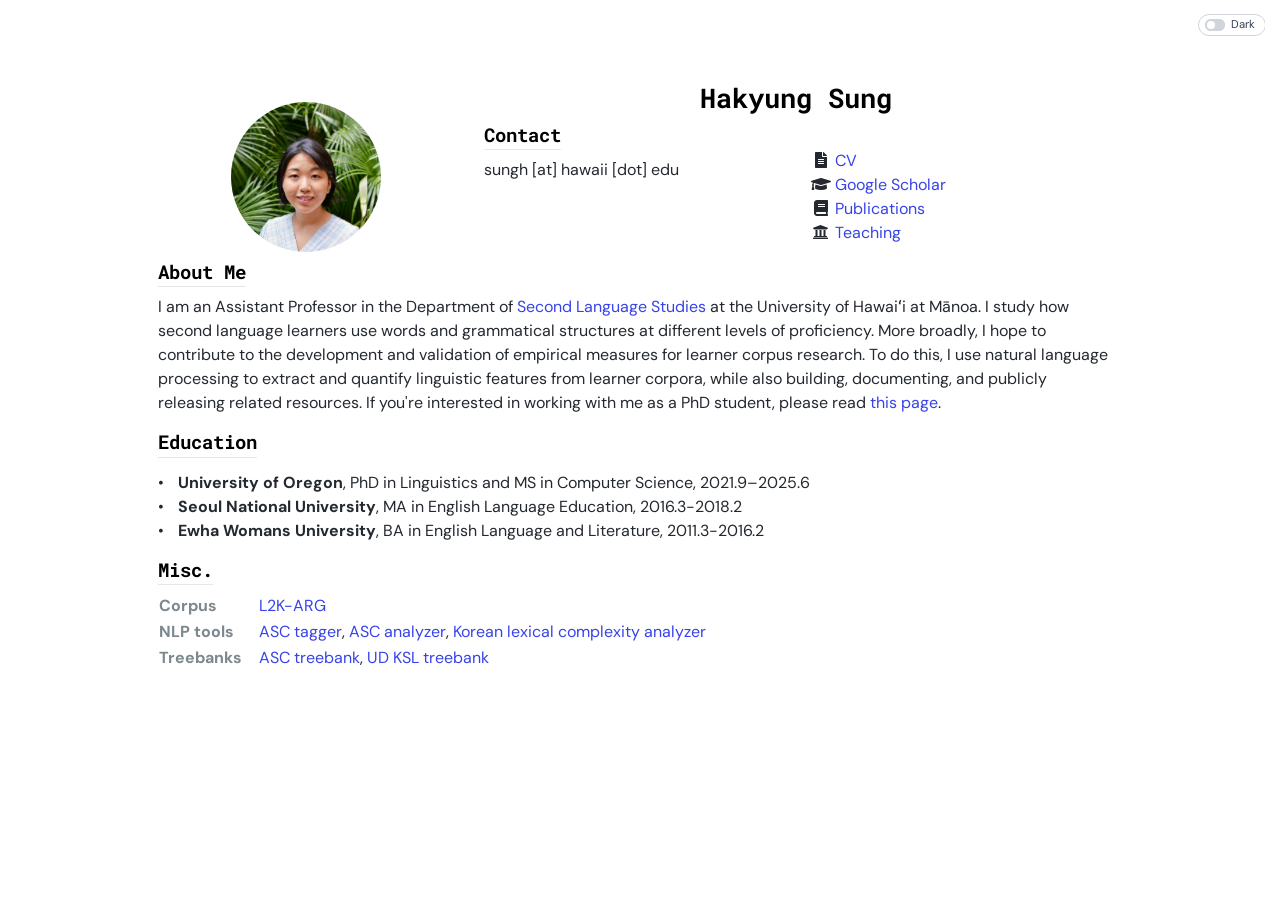
<file: docs/index.html>
<!DOCTYPE html>
<html xmlns="http://www.w3.org/1999/xhtml" lang="en" xml:lang="en">
  
<head>
  <meta charset="utf-8" />
  <meta name="generator" content="pandoc" />
  <meta name="viewport" content="width=device-width, initial-scale=1.0, user-scalable=yes" />
    <meta name="author" content="Hakyung Sung" />
      <meta name="DC.creator" content="Sung, Hakyung" />
    <meta name="DC.contributor" content="Sá Pereira, Moacir P." />
  <meta name="DC.title" content="Hakyung Sung" />
  <meta property="og:title" content="Hakyung Sung" />
  <meta property="og:site_name" content="Hakyung Sung" />
  <meta name="DC.type" content="Text" />
  <meta name="DC.date" content="2021-09-19" />
  <meta property="og:type" content="website" />
    <meta name="DC.created" content="2018-04-18" />
      <link rel="canonical" href="https://hksung.github.io/" />
  <meta property="og:url" content="https://hksung.github.io/" />
      <meta name="DC.description" content="Hakyung Sung/" />
  <meta property="og:description" content="Hakyung Sung/" />
  <meta name="twitter:card" content="summary" />
  <meta name="twitter:description" content="Hakyung Sung/" />
  <meta property="og:image" content="" />
  <meta property="og:image:secure_url" content="" />
  <meta name="twitter:image" content="" />
  <link rel="apple-touch-icon" sizes="180x180" href="./assets/images/globe.svg">
  <link rel="icon" type="image/x-icon" href="./assets/images/favicon.ico">
  <link rel="icon" type="image/x-icon" href="./assets/images/favicon.ico">
  <link rel="manifest" href="./site.webmanifest">
  <link rel="mask-icon" href="./assets/images/globe.svg" color="#000000">
  <meta name="msapplication-TileColor" content="#D7D2CB">
  <meta name="theme-color" content= "#D7D2CB">
  <title>Hakyung Sung</title>
  <link rel="stylesheet" href="https://stackpath.bootstrapcdn.com/bootstrap/4.1.0/css/bootstrap.min.css" integrity="sha384-9gVQ4dYFwwWSjIDZnLEWnxCjeSWFphJiwGPXr1jddIhOegiu1FwO5qRGvFXOdJZ4" crossorigin="anonymous">
    <link rel="stylesheet" href="https://use.fontawesome.com/releases/v5.0.10/css/all.css" integrity="sha384-+d0P83n9kaQMCwj8F4RJB66tzIwOKmrdb46+porD/OvrJ+37WqIM7UoBtwHO6Nlg" crossorigin="anonymous">
   <link rel="stylesheet" href="./assets/css/cv.css">
          <link rel="preconnect" href="https://fonts.googleapis.com">
          <link rel="preconnect" href="https://fonts.gstatic.com" crossorigin>
          <link href="https://fonts.googleapis.com/css2?family=Roboto+Mono:wght@400;500;700&family=Inter:wght@400;500;700&family=DM+Sans:wght@400;500;700&display=swap" rel="stylesheet">
          <script src="./assets/js/theme.js"></script>
    <style>
      body {font-family: "DM Sans", "Inter", -apple-system, BlinkMacSystemFont, "Segoe UI", sans-serif; font-size: 12pt; line-height: 1.5}
    </style>
    <style>
      h1 {margin-top: 5px; margin-bottom: 10px; font-family: "Roboto Mono", ui-monospace, SFMono-Regular, Menlo, Consolas, monospace; font-size: 20pt; font-weight: 700; text-align: center}
      h2,h3,h4,h5,h6 {font-family: "Roboto Mono", ui-monospace, SFMono-Regular, Menlo, Consolas, monospace; font-size: 14pt; font-weight: 700}
    </style>
    <style>
      /* Add breathing room at the top on desktop so the content isn't stuck up high.
         Keep normal flow on mobile. */
      @media (min-width: 768px) {
        #cvBody {
          padding-top: 8vh;
        }
      }
    </style>
            <style>
                        
        #cvBody ul {
      list-style: none;
      padding: 0;
    }

    #cvBody li {
      padding-left: 1.3em;
    }

    #cvBody li:before {
      content: "•";
      display: inline-block;
      margin-left: -1.3em;
      width: 1.3em;
    }

    #cvBody ul>li>ul>li:before {
      content: "-";
    }

    #cvBody ul>li>ul>li>ul>li:before {
      content: "*";
    }

    #cvBody ul.no-marker li {
      padding-left: 0;
    }

    #cvBody ul.no-marker li:before {
      display: none;
    }

    .latex sub, .latex sup {
      text-transform: uppercase;
    }

    .latex sub {
      vertical-align: -0.4ex;
      margin-left: -0.1667em;
      margin-right: -0.125em;
    }

    .latex, .latex sub {
      font-size: 1.2em;
    }

    .latex sup {
      font-size: 0.75em;
      vertical-align: -0.15em;
      margin-left: -0.36em;
      margin-right: -0.15em;
    }          
    .profile-picture {
      width: 150px; /* Adjust as needed */
      height: 150px; /* Adjust as needed */
      border-radius: 50%; /* Makes the image round */
      object-fit: cover; /* Ensures the image covers the area without distortion */

    }
    /* Change all hyperlinked text color */
    a {
      color: #3743e8; /* Replace with your desired color */
      transition: color 0.5s, text-decoration 0.5s; /* Optional: smooth transition */
    }
    a:hover {
      text-decoration: none;
      color: #ACA39A /* Replace with your desired hover color */
    }
</style>
<link rel="stylesheet" href="./assets/css/theme.css">
<!--[if lt IE 9]>
  <script src="//cdnjs.cloudflare.com/ajax/libs/html5shiv/3.7.3/html5shiv-printshiv.min.js"></script>
<![endif]-->

<!-- Google Analytics -->
<script async src="https://www.googletagmanager.com/gtag/js?id=G-QCJKG4D939"></script>
<script>
  window.dataLayer = window.dataLayer || [];
  function gtag(){dataLayer.push(arguments);}
  gtag('js', new Date());

  gtag('config', 'G-QCJKG4D939', {
    'anonymize_ip': true,
    'transport_type': 'beacon'
  });
</script>

</head>
<body>
<button type="button" class="theme-toggle" data-theme-toggle aria-label="Toggle dark mode">Dark</button>
        <!-- no navbar. -->
<div id="cvBody" class="container">
    <div class="row align-items-start">
        <!-- Profile picture column -->
        <div class="col-md-4 text-center" style="margin-top:30px;">
          <img src="./assets/images/image4.jpg" alt="Hakyung Sung" class="profile-picture">
        </div>
        <!-- Contact information and name column -->
        <div class="col-md-8">
            <h1 style="padding-top:5px;">Hakyung Sung</h1> <!-- Add padding-top if needed -->
            <div class="row" style="display: flex; align-items: flex-start;"> <!-- Flexbox applied here for alignment -->
                <!-- Address -->
                <div class="col-md-6">
                    <h2 style="color:#3a5e89;">Contact</h2><br/>
                    sungh [at] hawaii [dot] edu<br />
                </div>
                <!-- Email and social links -->
                <div class="col-md-6">
                  <p style="margin-top:25px;"> <!-- Adjust margin-top to align with the title 'Contact' -->
                    <i class="fas fa-file-alt" style="width: 20px; text-align: center;"></i> 
                    <a href="./assets/CV/Hakyung Sung CV.pdf"
                      target="_blank"
                      onclick="gtag('event', 'click_cv', {
                        'event_category': 'outbound',
                        'event_label': 'CV PDF',
                        'link_url': this.href
                      });">
                      CV
                    </a>
                    <br />

                    <i class="fas fa-graduation-cap" style="width: 20px; text-align: center;"></i> 
                    <a href="https://scholar.google.com/citations?user=o-mWVF4AAAAJ&hl=en"
                      target="_blank"
                      onclick="gtag('event', 'click_scholar', {
                        'event_category': 'outbound',
                        'event_label': 'Google Scholar',
                        'link_url': this.href
                      });">
                      Google Scholar
                    </a>
                    <br />

                    <i class="fas fa-book" style="width: 20px; text-align: center;"></i> 
                    <a href="publications.html"
                      onclick="gtag('event', 'click_publications', {
                        'event_category': 'navigation',
                        'event_label': 'Publications Page',
                        'link_url': this.href
                      });">
                      Publications
                    </a>
                    <br />

                    <i class="fas fa-university" style="width: 20px; text-align: center;"></i> 
                    <a href="teaching.html"
                      onclick="gtag('event', 'click_teaching', {
                        'event_category': 'navigation',
                        'event_label': 'Teaching Page',
                        'link_url': this.href
                      });">
                      Teaching
                    </a>
                    <br />

                  </p>
              </div>
            </div>
        </div>
    </div>
         
    <div>
      <h2 id="interests" style="color:#3a5e89;">About Me</h2>
      <p>
      I am an Assistant Professor in the Department of <a href="https://manoa.hawaii.edu/sls/" target="_blank">Second Language Studies</a> at the University of Hawaiʻi at Mānoa. I study how second language learners use words and grammatical structures at different levels of proficiency. More broadly, I hope to contribute to the development and validation of empirical measures for learner corpus research. To do this, I use natural language processing to extract and quantify linguistic features from learner corpora, while also building, documenting, and publicly releasing related resources. If you're interested in working with me as a PhD student, please read <a href="phd.html">this page</a>.</br>
      </p>
    </div>

    <div>
      <h2 id="education" style="color:#3a5e89;">Education</h2>
      <ul style="margin-top: 5px;">
        <li><strong>University of Oregon</strong>, PhD in Linguistics and MS in Computer Science, 2021.9–2025.6</li>
        <li><strong>Seoul National University</strong>, MA in English Language Education, 2016.3-2018.2</li>
        <li><strong>Ewha Womans University</strong>, BA in English Language and Literature, 2011.3-2016.2</li>
      </ul>
    </div>

    <h2 id="skills-certifications" style="color:#3a5e89;">Misc.</h2>
    <table>
      <tbody>
        <tr>
          <th style="padding-right: 1rem; vertical-align: top;">Corpus</th>
          <td>
            <ul class="no-marker" style="list-style:none; padding:0; margin:0;">
              <li><a href="https://github.com/NLPxL2Korean/L2K-ARG" target="_blank">L2K-ARG</a></li>
            </ul>
          </td>
        </tr>        
        <tr>
          <th style="padding-right: 1rem; vertical-align: top;">NLP tools</th>
          <td>
            <ul class="no-marker" style="list-style:none; padding:0; margin:0;">
              <li><a href="https://huggingface.co/spaces/hksung/ASC_tagger_V2" target="_blank">ASC tagger</a>, <a href="https://github.com/hksung/ASC-analyzer" target="_blank">ASC analyzer</a>, <a href="https://github.com/hksung/Korean-lexical-complexity-analyzer" target="_blank">Korean lexical complexity analyzer</a></li>
            </ul>
          </td>
        </tr>
        <tr>
          <th style="padding-right: 1rem; padding-bottom: 0.5rem; vertical-align: top;">Treebanks</th>
          <td style="padding-bottom: 4rem;">
            <ul class="no-marker" style="list-style:none; padding:0; margin:0;">
              <li><a href="https://github.com/LCR-ADS-Lab/ASC-Treebank" target="_blank">ASC treebank</a>, <a href="https://github.com/UniversalDependencies/UD_Korean-KSL/tree/dev" target="_blank">UD KSL treebank</a></li>
            </ul>
          </td>
        </tr>
      </tbody>
    </table>
  </div> <!-- wrapper container -->

  <script src="https://code.jquery.com/jquery-3.3.1.slim.min.js" integrity="sha384-q8i/X+965DzO0rT7abK41JStQIAqVgRVzpbzo5smXKp4YfRvH+8abtTE1Pi6jizo" crossorigin="anonymous"></script>
  <script src="https://cdnjs.cloudflare.com/ajax/libs/popper.js/1.14.0/umd/popper.min.js" integrity="sha384-cs/chFZiN24E4KMATLdqdvsezGxaGsi4hLGOzlXwp5UZB1LY//20VyM2taTB4QvJ" crossorigin="anonymous"></script>
  <script src="https://stackpath.bootstrapcdn.com/bootstrap/4.1.0/js/bootstrap.min.js" integrity="sha384-uefMccjFJAIv6A+rW+L4AHf99KvxDjWSu1z9VI8SKNVmz4sk7buKt/6v9KI65qnm" crossorigin="anonymous"></script>
  <script src="./assets/js/cv.js"></script>
</body>

</html>
</file>
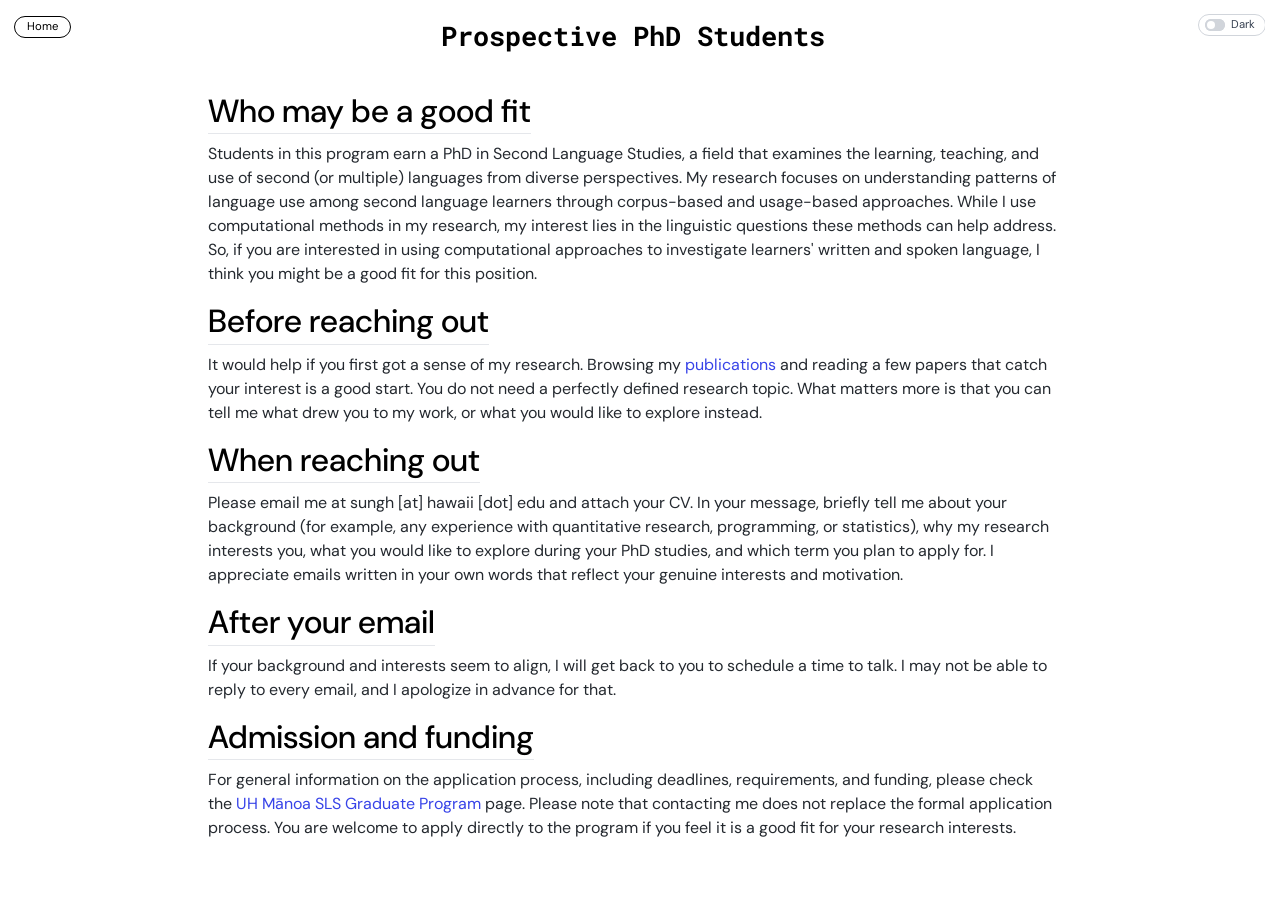
<file: docs/phd.html>
<!DOCTYPE html>
<html xmlns="http://www.w3.org/1999/xhtml" lang="en" xml:lang="en">
<head>
  <meta charset="utf-8" />
  <meta name="viewport" content="width=device-width, initial-scale=1.0, user-scalable=yes" />
  <meta name="author" content="Hakyung Sung" />
  <meta name="theme-color" content="#ffffff">
  <title>Prospective PhD students</title>
  <link rel="icon" type="image/x-icon" href="./assets/images/favicon.ico">
  <link rel="stylesheet" href="https://stackpath.bootstrapcdn.com/bootstrap/4.1.0/css/bootstrap.min.css">
  <link rel="preconnect" href="https://fonts.googleapis.com">
  <link rel="preconnect" href="https://fonts.gstatic.com" crossorigin>
  <link href="https://fonts.googleapis.com/css2?family=Roboto+Mono:wght@400;500;700&family=DM+Sans:wght@400;500;700&display=swap" rel="stylesheet">
  <script src="./assets/js/theme.js"></script>
  <style>
    body {
      font-family: "DM Sans", "Inter", -apple-system, BlinkMacSystemFont, "Segoe UI", sans-serif;
      font-size: 12pt;
      line-height: 1.5;
    }
    .container {
      max-width: 880px;
    }
    h1 {
      margin-top: 20px;
      margin-bottom: 40px;
      text-align: center;
      font-family: "Roboto Mono", ui-monospace, SFMono-Regular, Menlo, Consolas, monospace;
      font-size: 20pt;
      font-weight: 700;
    }
    .back-button {
      position: fixed;
      top: 14px;
      left: 14px;
      z-index: 20;
    }
    .btn-custom {
      display: inline-flex !important;
      align-items: center !important;
      border-radius: 999px !important;
      border: 1px solid var(--switch-border) !important;
      background: var(--switch-bg) !important;
      color: var(--switch-text) !important;
      backdrop-filter: blur(6px);
      font-size: 8.5pt !important;
      line-height: 1 !important;
      padding: 4px 12px !important;
    }
    a {
      color: #3743e8;
      transition: color 0.5s, text-decoration 0.5s;
    }
    a:hover {
      text-decoration: none;
      color: #ACA39A;
    }
  </style>
  <link rel="stylesheet" href="./assets/css/theme.css">
</head>
<body>
  <button type="button" class="theme-toggle" data-theme-toggle aria-label="Toggle dark mode">Dark</button>
  <div class="container" style="position: relative;">
    <div class="back-button">
      <a href="index.html" class="btn btn-sm btn-custom">Home</a>
    </div>
    <h1 id="phd-recruitment" style="color:#000000;">Prospective PhD Students</h1>
    <h2>Who may be a good fit</h2>
    <p>
    Students in this program earn a PhD in Second Language Studies, a field that examines the learning, teaching, and use of second (or multiple) languages from diverse perspectives. My research focuses on understanding patterns of language use among second language learners through corpus-based and usage-based approaches. While I use computational methods in my research, my interest lies in the linguistic questions these methods can help address. So, if you are interested in using computational approaches to investigate learners' written and spoken language, I think you might be a good fit for this position.
    </p>
    <h2>Before reaching out</h2>
    <p>
    It would help if you first got a sense of my research. Browsing my <a href="publications.html">publications</a> and reading a few papers that catch your interest is a good start. You do not need a perfectly defined research topic. What matters more is that you can tell me what drew you to my work, or what you would like to explore instead.
    </p>

    <h2>When reaching out</h2>
    <p>
    Please email me at sungh [at] hawaii [dot] edu and attach your CV. In your message, briefly tell me about your background (for example, any experience with quantitative research, programming, or statistics), why my research interests you, what you would like to explore during your PhD studies, and which term you plan to apply for. I appreciate emails written in your own words that reflect your genuine interests and motivation.
    </p>

    <h2>After your email</h2>
    <p>
    If your background and interests seem to align, I will get back to you to schedule a time to talk. I may not be able to reply to every email, and I apologize in advance for that.
    </p>

    <h2>Admission and funding</h2>
    <p>
    For general information on the application process, including deadlines, requirements, and funding, please check the <a href="https://manoa.hawaii.edu/graduate/second-language-studies/" target="_blank">UH Mānoa SLS Graduate Program</a> page. Please note that contacting me does not replace the formal application process. You are welcome to apply directly to the program if you feel it is a good fit for your research interests.
    </p>
  </div>
  <script src="https://code.jquery.com/jquery-3.3.1.slim.min.js"></script>
  <script src="https://stackpath.bootstrapcdn.com/bootstrap/4.1.0/js/bootstrap.min.js"></script>
</body>
</html>
</file>
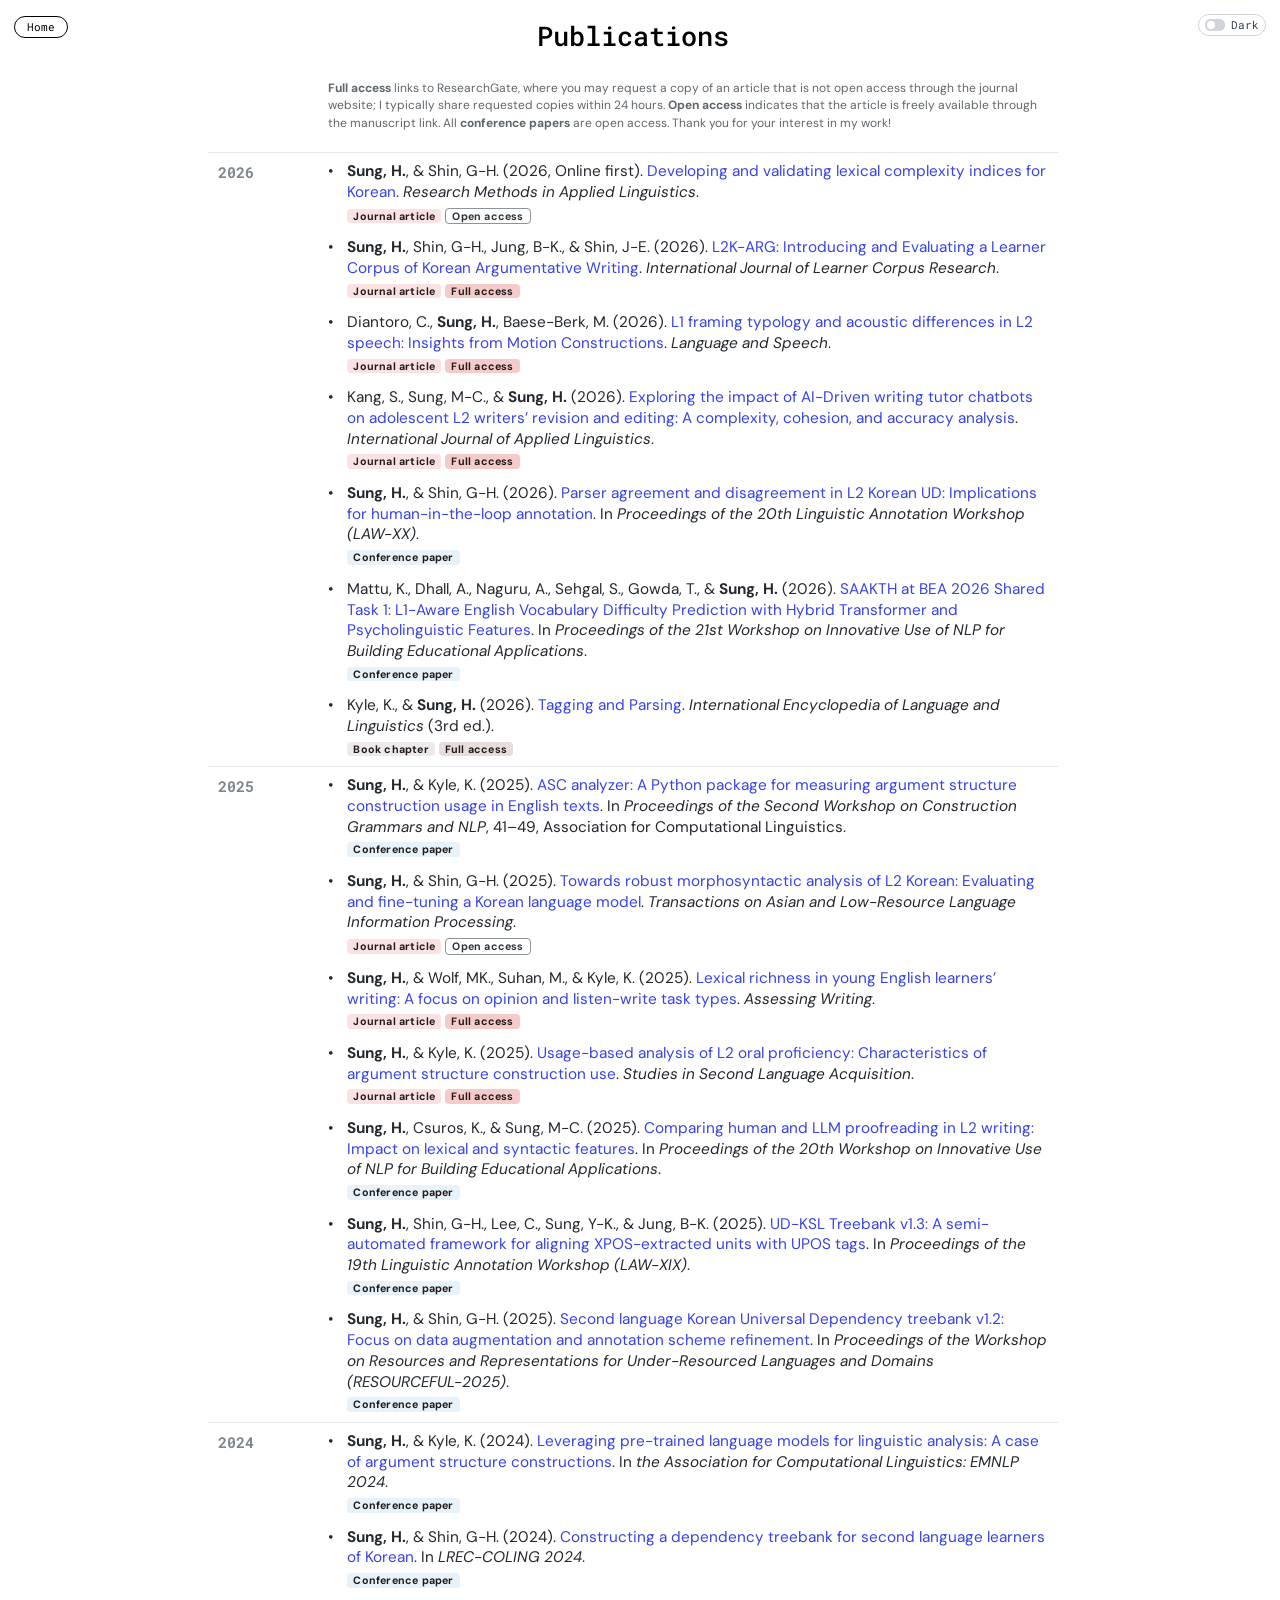
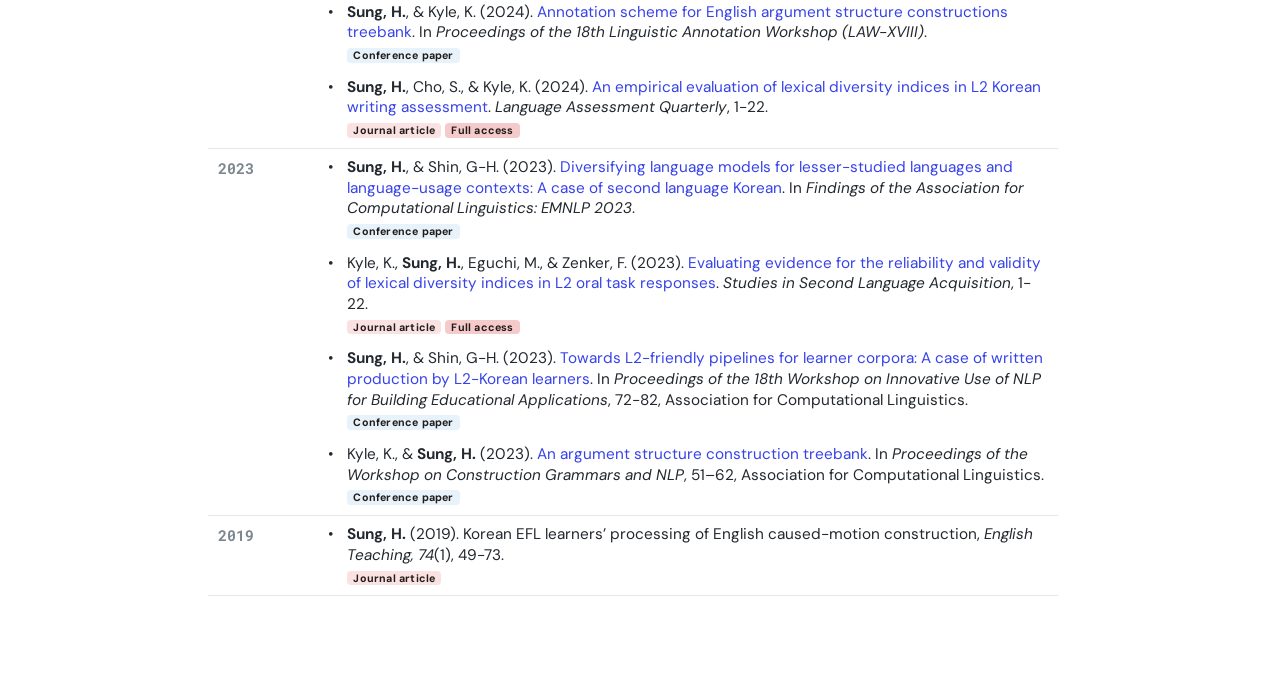
<file: docs/publications.html>
<!DOCTYPE html>
<html xmlns="http://www.w3.org/1999/xhtml" lang="en" xml:lang="en">
<head>
  <meta charset="utf-8" />
  <meta name="viewport" content="width=device-width, initial-scale=1.0, user-scalable=yes" />
  <meta name="author" content="Hakyung Sung" />
  <meta name="theme-color" content="#ffffff">
  <title>Publications - Hakyung Sung</title>
  <link rel="icon" type="image/x-icon" href="./assets/images/favicon.ico">
  <link rel="stylesheet" href="https://stackpath.bootstrapcdn.com/bootstrap/4.1.0/css/bootstrap.min.css">
  <link rel="preconnect" href="https://fonts.googleapis.com">
  <link rel="preconnect" href="https://fonts.gstatic.com" crossorigin>
  <link href="https://fonts.googleapis.com/css2?family=Roboto+Mono:wght@400;500;700&family=DM+Sans:wght@400;500;700&display=swap" rel="stylesheet">
  <script src="./assets/js/theme.js"></script>
  <style>
    body {
      font-family: "Roboto Mono", ui-monospace, SFMono-Regular, Menlo, Consolas, monospace;
      font-size: 11.5pt;
    }
    /* Narrower, more readable content width on larger screens */
    .container {
      max-width: 880px;
      padding-bottom: 80px;
    }
    h1 {
      margin-top: 20px;
      margin-bottom: 20px;
      text-align: center;
      font-size: 20pt;
    }
    h2 {
      font-size: 14pt;
      font-weight: bold;
      margin-top: 30px;
      margin-bottom: 15px;
    }
    /* Table styling for clear columns with dividing lines */
    table {
      width: 100%;
      border-collapse: collapse;
    }
    th, td {
      border-bottom: 1px solid #ddd;
      padding: 8px 10px;
      vertical-align: top;
    }
    th {
      width: 110px;
      text-align: left;
      color: #7C878E;
      white-space: nowrap;
    }
    td {
      font-family: "DM Sans", "Inter", -apple-system, BlinkMacSystemFont, "Segoe UI", sans-serif;
    }
    td ul {
      list-style: none;
      padding: 0;
      margin: 0;
    }
    td li {
      padding-left: 1.3em;
      margin-bottom: 12px;
      line-height: 1.35;
    }
    td li:last-child {
      margin-bottom: 0;
    }
    td li:before {
      content: "•";
      display: inline-block;
      margin-left: -1.3em;
      width: 1.3em;
    }
    .tag {
      display: inline-block;
      font-size: 8pt;
      font-weight: 700;
      line-height: 1;
      padding: 2px 6px;
      border-radius: 4px;
      margin-top: 5px;
      letter-spacing: 0.2px;
      white-space: nowrap;
    }
    .tag-journal {
    background-color: var(--tag-journal-bg);
    color: var(--tag-journal-text);
    }

    .tag-proc {
    background-color: var(--tag-proc-bg);
    color: var(--tag-proc-text);
    }

    .tag-chapter {
    background-color: var(--tag-chapter-bg);
    color: var(--tag-chapter-text);
    }
    .request-link {
      border: none;
      background: #f5caca;
      color: var(--tag-journal-text) !important;
      font-weight: 700;
      text-decoration: none;
    }
    .request-link:hover {
      background: var(--tag-journal-text);
      color: var(--tag-journal-bg) !important;
    }
    html[data-theme="dark"] .request-link {
      background: #6a2f2f;
      color: #efe4e4 !important;
    }
    html[data-theme="dark"] .request-link:hover {
      background: #efe4e4;
      color: #4a1f1f !important;
    }
    .tag-chapter + .request-link {
      border: none;
      background: #e8dddd;
      color: var(--tag-chapter-text) !important;
    }
    .tag-chapter + .request-link:hover {
      background: var(--tag-chapter-text);
      color: var(--tag-chapter-bg) !important;
    }
    html[data-theme="dark"] .tag-chapter + .request-link {
      background: #575050;
      color: #ebe5e5 !important;
    }
    html[data-theme="dark"] .tag-chapter + .request-link:hover {
      background: #ebe5e5;
      color: #3a3434 !important;
    }
    .tag-oa {
      background-color: transparent;
      border: 1px solid #8b939b;
      color: #2e3338;
    }
    html[data-theme="dark"] .tag-oa {
      background-color: transparent;
      border-color: #76808a;
      color: #d6dbe1;
    }
    /* Style for the Go Back button */
    .back-button {
      position: fixed;
      top: 14px;
      left: 14px;
      z-index: 20;
    }
    .btn-custom {
      display: inline-flex !important;
      align-items: center !important;
      border-radius: 999px !important;
      border: 1px solid var(--switch-border) !important;
      background: var(--switch-bg) !important;
      color: var(--switch-text) !important;
      backdrop-filter: blur(6px);
      font-size: 8.5pt !important;
      line-height: 1 !important;
      padding: 4px 12px !important;
    }
    a {
      color: #3743e8;
      transition: color 0.5s, text-decoration 0.5s;
    }
    a:hover {
      text-decoration: none;
      color: #3743e8;
    }
    @media (max-width: 575.98px) {
      th, td {
        display: block;
        width: 100%;
        padding: 6px 4px;
      }
      th {
        border-bottom: none;
        padding-bottom: 8px;
        white-space: normal;
      }
      td {
        padding-top: 2px;
        padding-bottom: 8px;
      }
      td li:last-child {
        margin-bottom: 10px;
      }
      tbody tr:first-child th {
        padding-top: 14px;
      }
      tbody tr + tr th {
        padding-top: 10px;
      }
    }
  </style>
  <link rel="stylesheet" href="./assets/css/theme.css">
</head>
<body>
  <button type="button" class="theme-toggle" data-theme-toggle aria-label="Toggle dark mode">Dark</button>
  <div class="container" style="position: relative;">
    <!-- Small Go Back Button at Top Left -->
    <div class="back-button">
      <a href="index.html" class="btn btn-sm btn-custom">Home</a>
    </div>
    <h1 id="Publications" style="color:#000000;">Publications</h1>

    <table>
      <tbody>
        <tr>
          <th></th>
          <td>
            <p style="margin:0 0 12px; font-size:9pt; color:#5f666b; line-height:1.45; text-align:left;">
              <strong>Full access</strong> links to ResearchGate, where you may request a copy of an article that is not open access through the journal website; I typically share requested copies within 24 hours. <strong>Open access</strong> indicates that the article is freely available through the manuscript link. All <strong>conference papers</strong> are open access. Thank you for your interest in my work!
            </p>
          </td>
        </tr>
        <tr>
          <th>2026</th>
          <td>
            <ul>
              <li><strong>Sung, H.</strong>, & Shin, G-H. (2026, Online first). <a href="https://www.sciencedirect.com/science/article/pii/S2772766126000650" target="_blank">Developing and validating lexical complexity indices for Korean</a>. <em>Research Methods in Applied Linguistics</em>.<br><span class="tag tag-journal">Journal article</span> <span class="tag tag-oa">Open access</span></li>
              <li><strong>Sung, H.</strong>, Shin, G-H., Jung, B-K., & Shin, J-E. (2026). <a href="https://benjamins.com/catalog/ijlcr.26007.sun" target="_blank">L2K-ARG: Introducing and Evaluating a Learner Corpus of Korean Argumentative Writing</a>. <em>International Journal of Learner Corpus Research</em>.<br><span class="tag tag-journal">Journal article</span> <a class="tag request-link" href="https://www.researchgate.net/publication/411036996_L2K-ARG_Introducing_and_evaluating_a_learner_corpus_of_Korean_argumentative_writing" target="_blank" rel="noopener noreferrer">Full access</a></li>              
              <li>Diantoro, C., <strong>Sung, H.</strong>, Baese-Berk, M. (2026). <a href="https://journals.sagepub.com/doi/10.1177/00238309261472885" target="_blank">L1 framing typology and acoustic differences in L2 speech: Insights from Motion Constructions</a>. <em>Language and Speech</em>.<br><span class="tag tag-journal">Journal article</span> <a class="tag request-link" href="https://www.researchgate.net/publication/411838011_L1_Framing_Typology_and_Acoustic_Differences_in_L2_Speech_Insights_From_Motion_Constructions" target="_blank" rel="noopener noreferrer">Full access</a></li>
              <li>Kang, S., Sung, M-C., & <strong>Sung, H.</strong> (2026). <a href="https://onlinelibrary.wiley.com/doi/10.1111/ijal.70275" target="_blank">Exploring the impact of AI-Driven writing tutor chatbots on adolescent L2 writers’ revision and editing: A complexity, cohesion, and accuracy analysis</a>. <em>International Journal of Applied Linguistics</em>.<br><span class="tag tag-journal">Journal article</span> <a class="tag request-link" href="https://www.researchgate.net/publication/407850436_Exploring_the_Impact_of_AI-Driven_Writing_Tutor_Chatbots_on_Adolescent_L2_Writers'_Revision_and_Editing_A_Complexity_Cohesion_and_Accuracy_Analysis?_sg%5B0%5D=V4zYnG_jCQUqSOSqkwaiehoEH8c11AJmw-nX6NZqTdxLDwN9dttnlkDU8N8JztU5W0UA2g_SiK3_q7-n6dSLY5w594DRn-6qgSKvZSIl.h-k_N4ZmJRWoGOSC1_q0JkEWNPrpXNxltLN5e4V0HDmreVJzEZaKrurYrQG4YbhY-rDErNB9acf5a3R35sHzPg&_tp=eyJjb250ZXh0Ijp7ImZpcnN0UGFnZSI6ImhvbWUiLCJwYWdlIjoicHJvZmlsZSIsInByZXZpb3VzUGFnZSI6InByb2ZpbGUiLCJwb3NpdGlvbiI6InBhZ2VDb250ZW50Iiwic3ViUGFnZSI6InJlc2VhcmNoIn19" target="_blank" rel="noopener noreferrer">Full access</a></li>
              <li><strong>Sung, H.</strong>, & Shin, G-H. (2026). <a href="https://arxiv.org/abs/2605.06625" target="_blank">Parser agreement and disagreement in L2 Korean UD: Implications for human-in-the-loop annotation</a>. In <em>Proceedings of the 20th Linguistic Annotation Workshop (LAW-XX)</em>.<br><span class="tag tag-proc">Conference paper</span></li>              
              <li>Mattu, K., Dhall, A., Naguru, A., Sehgal, S., Gowda, T., & <strong>Sung, H.</strong> (2026). <a href="https://aclanthology.org/2026.bea-1.69/" target="_blank">SAAKTH at BEA 2026 Shared Task 1: L1-Aware English Vocabulary Difficulty Prediction with Hybrid Transformer and Psycholinguistic Features</a>. In <em>Proceedings of the 21st Workshop on Innovative Use of NLP for Building Educational Applications</em>.<br><span class="tag tag-proc">Conference paper</span></li>
              <li>Kyle, K., & <strong>Sung, H.</strong> (2026). <a href="https://doi.org/10.1016/B978-0-323-95504-1.01605-7" target="_blank">Tagging and Parsing</a>. <em>International Encyclopedia of Language and Linguistics</em> (3rd ed.).<br><span class="tag tag-chapter">Book chapter</span> <a class="tag request-link" href="https://www.researchgate.net/publication/401953546_Tagging_and_Parsing" target="_blank" rel="noopener noreferrer">Full access</a></li>
            </ul>
          </td>
        </tr>        
        <tr>
          <th>2025</th>
          <td>
            <ul>
              <li><strong>Sung, H.</strong>, & Kyle, K. (2025). <a href="https://aclanthology.org/2025.cxgsnlp-1.5/" target="_blank">ASC analyzer: A Python package for measuring argument structure construction usage in English texts</a>. In <em>Proceedings of the Second Workshop on Construction Grammars and NLP</em>, 41–49, Association for Computational Linguistics.<br><span class="tag tag-proc">Conference paper</span></li>
              <li><strong>Sung, H.</strong>, & Shin, G-H. (2025). <a href="https://dl.acm.org/doi/10.1145/3767330" target="_blank">Towards robust morphosyntactic analysis of L2 Korean: Evaluating and fine-tuning a Korean language model</a>. <em>Transactions on Asian and Low-Resource Language Information Processing</em>.<br><span class="tag tag-journal">Journal article</span> <span class="tag tag-oa">Open access</span></li>
              <li><strong>Sung, H.</strong>, & Wolf, MK., Suhan, M., & Kyle, K. (2025). <a href="https://doi.org/10.1016/j.asw.2025.100975" target="_blank">Lexical richness in young English learners’ writing: A focus on opinion and listen-write task types</a>. <em>Assessing Writing</em>.<br><span class="tag tag-journal">Journal article</span> <a class="tag request-link" href="https://www.researchgate.net/publication/395463914_Lexical_richness_in_young_English_learners'_writing_A_focus_on_opinion_and_listen-write_task_types" target="_blank" rel="noopener noreferrer">Full access</a></li>
              <li><strong>Sung, H.</strong>, & Kyle, K. (2025). <a href="https://doi.org/10.1017/S0272263125100995" target="_blank">Usage-based analysis of L2 oral proficiency: Characteristics of argument structure construction use</a>. <em>Studies in Second Language Acquisition</em>.<br><span class="tag tag-journal">Journal article</span> <a class="tag request-link" href="https://www.researchgate.net/publication/394298860_Usage-based_analysis_of_L2_oral_proficiency_Characteristics_of_argument_structure_construction_use" target="_blank" rel="noopener noreferrer">Full access</a></li>
              <li><strong>Sung, H.</strong>, Csuros, K., & Sung, M-C. (2025). <a href="https://aclanthology.org/2025.bea-1.2/" target="_blank">Comparing human and LLM proofreading in L2 writing: Impact on lexical and syntactic features</a>. In <em>Proceedings of the 20th Workshop on Innovative Use of NLP for Building Educational Applications</em>.<br><span class="tag tag-proc">Conference paper</span></li>
              <li><strong>Sung, H.</strong>, Shin, G-H., Lee, C., Sung, Y-K., & Jung, B-K. (2025). <a href="https://aclanthology.org/2025.law-1.9/" target="_blank">UD-KSL Treebank v1.3: A semi-automated framework for aligning XPOS-extracted units with UPOS tags</a>. In <em>Proceedings of the 19th Linguistic Annotation Workshop (LAW-XIX)</em>.<br><span class="tag tag-proc">Conference paper</span></li>
              <li><strong>Sung, H.</strong>, & Shin, G-H. (2025). <a href="https://aclanthology.org/2025.resourceful-1.4/" target="_blank">Second language Korean Universal Dependency treebank v1.2: Focus on data augmentation and annotation scheme refinement</a>. In <em>Proceedings of the Workshop on Resources and Representations for Under-Resourced Languages and Domains (RESOURCEFUL-2025)</em>.<br><span class="tag tag-proc">Conference paper</span></li>
            </ul>
          </td>
        </tr>
        <tr>
          <th>2024</th>
          <td>
            <ul>
              <li><strong>Sung, H.</strong>, & Kyle, K. (2024). <a href="https://aclanthology.org/2024.emnlp-main.415/" target="_blank">Leveraging pre-trained language models for linguistic analysis: A case of argument structure constructions</a>. In <em>the Association for Computational Linguistics: EMNLP 2024</em>.<br><span class="tag tag-proc">Conference paper</span></li>
              <li><strong>Sung, H.</strong>, & Shin, G-H. (2024). <a href="https://aclanthology.org/2024.lrec-main.332/" target="_blank">Constructing a dependency treebank for second language learners of Korean</a>. In <em>LREC-COLING 2024</em>.<br><span class="tag tag-proc">Conference paper</span></li>
              <li><strong>Sung, H.</strong>, & Kyle, K. (2024). <a href="https://aclanthology.org/2024.law-1.2/" target="_blank">Annotation scheme for English argument structure constructions treebank</a>. In <em>Proceedings of the 18th Linguistic Annotation Workshop (LAW-XVIII)</em>.<br><span class="tag tag-proc">Conference paper</span></li>
              <li><strong>Sung, H.</strong>, Cho, S., & Kyle, K. (2024). <a href="https://doi.org/10.1080/15434303.2024.2311728" target="_blank">An empirical evaluation of lexical diversity indices in L2 Korean writing assessment</a>. <em>Language Assessment Quarterly</em>, 1-22.<br><span class="tag tag-journal">Journal article</span> <a class="tag request-link" href="https://www.researchgate.net/publication/378111524_An_Empirical_Evaluation_of_Lexical_Diversity_Indices_in_L2_Korean_Writing_Assessment" target="_blank" rel="noopener noreferrer">Full access</a></li>
            </ul>
          </td>
        </tr>
        <tr>
          <th>2023</th>
          <td>
            <ul>
              <li><strong>Sung, H.</strong>, & Shin, G-H. (2023). <a href="https://aclanthology.org/2023.findings-emnlp.767/" target="_blank">Diversifying language models for lesser-studied languages and language-usage contexts: A case of second language Korean</a>. In <em>Findings of the Association for Computational Linguistics: EMNLP 2023</em>.<br><span class="tag tag-proc">Conference paper</span></li>
              <li>Kyle, K., <strong>Sung, H.</strong>, Eguchi, M., & Zenker, F. (2023). <a href="https://doi.org/10.1017/S0272263123000402" target="_blank">Evaluating evidence for the reliability and validity of lexical diversity indices in L2 oral task responses</a>. <em>Studies in Second Language Acquisition</em>, 1-22.<br><span class="tag tag-journal">Journal article</span> <a class="tag request-link" href="https://www.researchgate.net/publication/373531576_Evaluating_evidence_for_the_reliability_and_validity_of_lexical_diversity_indices_in_L2_oral_task_responses" target="_blank" rel="noopener noreferrer">Full access</a></li>
              <li><strong>Sung, H.</strong>, & Shin, G-H. (2023). <a href="https://aclanthology.org/2023.bea-1.6/" target="_blank">Towards L2-friendly pipelines for learner corpora: A case of written production by L2-Korean learners</a>. In <em>Proceedings of the 18th Workshop on Innovative Use of NLP for Building Educational Applications</em>, 72-82, Association for Computational Linguistics.<br><span class="tag tag-proc">Conference paper</span></li>
              <li>Kyle, K., & <strong>Sung, H.</strong> (2023). <a href="https://aclanthology.org/2023.cxgsnlp-1.7/" target="_blank">An argument structure construction treebank</a>. In <em>Proceedings of the Workshop on Construction Grammars and NLP</em>, 51–62, Association for Computational Linguistics.<br><span class="tag tag-proc">Conference paper</span></li>
            </ul>
          </td>
        </tr>
        <tr>
          <th>2019</th>
          <td>
            <ul>
              <li><strong>Sung, H.</strong> (2019). Korean EFL learners’ processing of English caused-motion construction, <em>English Teaching, 74</em>(1), 49-73.<br><span class="tag tag-journal">Journal article</span></li>
            </ul>
          </td>
        </tr>
      </tbody>
    </table>
  </div>
  <script src="https://code.jquery.com/jquery-3.3.1.slim.min.js"></script>
  <script src="https://stackpath.bootstrapcdn.com/bootstrap/4.1.0/js/bootstrap.min.js"></script>
</body>
</html>
</file>
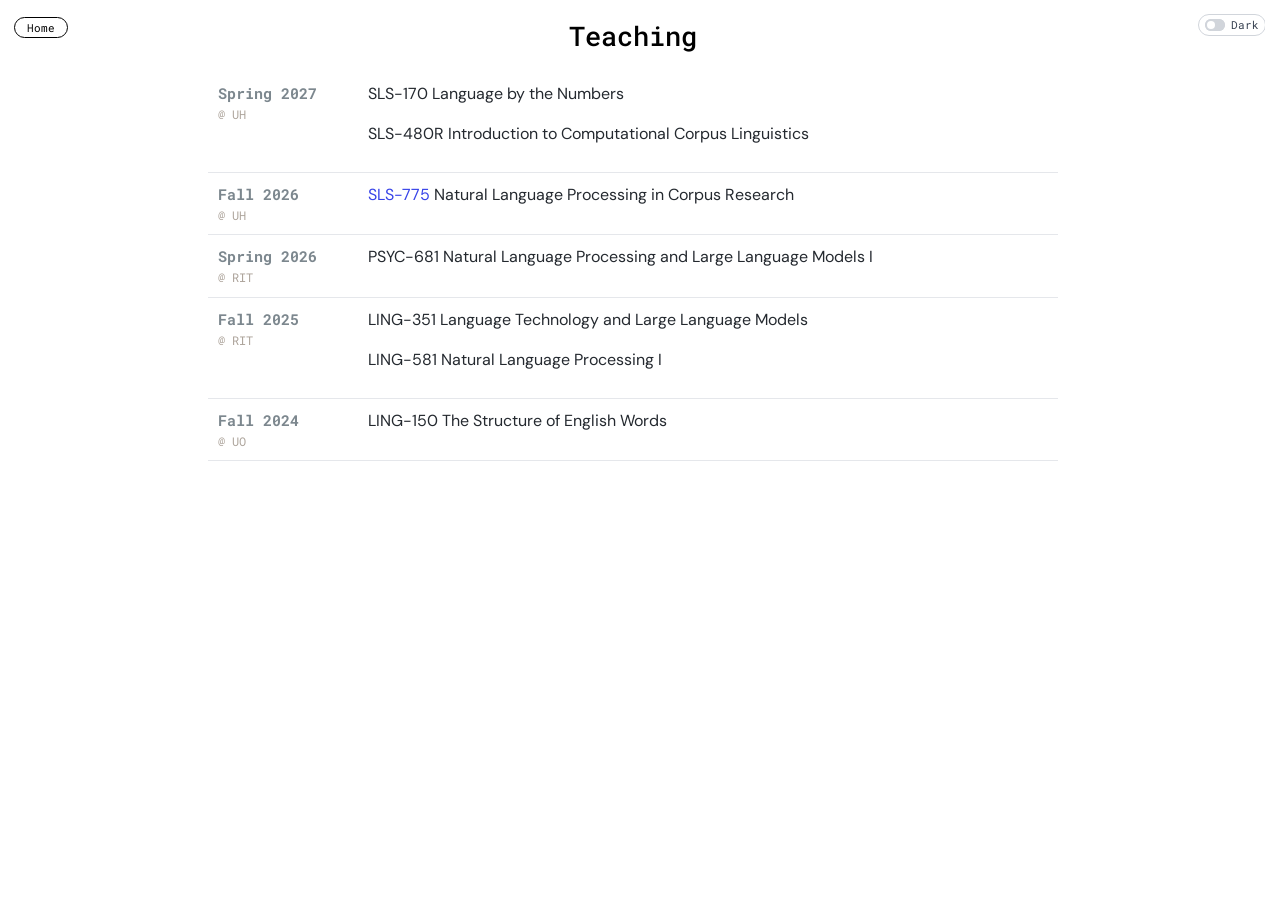
<file: docs/teaching.html>
<!DOCTYPE html>
<html xmlns="http://www.w3.org/1999/xhtml" lang="en" xml:lang="en">
<head>
  <meta charset="utf-8" />
  <meta name="viewport" content="width=device-width, initial-scale=1.0, user-scalable=yes" />
  <meta name="author" content="Hakyung Sung" />
  <meta name="theme-color" content="#ffffff">
  <title>Teaching - Hakyung Sung</title>
  <link rel="icon" type="image/x-icon" href="./assets/images/favicon.ico">
  <link rel="stylesheet" href="https://stackpath.bootstrapcdn.com/bootstrap/4.1.0/css/bootstrap.min.css">
  <link rel="preconnect" href="https://fonts.googleapis.com">
  <link rel="preconnect" href="https://fonts.gstatic.com" crossorigin>
  <link href="https://fonts.googleapis.com/css2?family=Roboto+Mono:wght@400;500;700&family=DM+Sans:wght@400;500;700&display=swap" rel="stylesheet">
  <script src="./assets/js/theme.js"></script>
  <style>
    body {
      font-family: "Roboto Mono", ui-monospace, SFMono-Regular, Menlo, Consolas, monospace;
      font-size: 12pt;
    }    /* Narrower, more readable content width on larger screens */
    .container {
      max-width: 880px;
    }    h1 {
      margin-top: 20px;
      margin-bottom: 20px;
      text-align: center;
      font-size: 20pt;
    }
    /* Table styling for clear columns with dividing lines */
    table {
      width: 100%;
      border-collapse: collapse;
    }
    th, td {
      border-bottom: 1px solid #ddd;
      padding: 10px;
      vertical-align: top;
    }
    th {
      width: 150px;
      text-align: left;
      color: #7C878E;
      font-size: 11.5pt;
    }
    td {
      font-family: "DM Sans", "Inter", -apple-system, BlinkMacSystemFont, "Segoe UI", sans-serif;
    }
    th small {
      display: block;
      font-size: 0.8em;
      color: #ACA39A;
    }
    /* Style for the Go Back button */
    .back-button {
      position: fixed;
      top: 14px;
      left: 14px;
      z-index: 20;
    }
    .btn-custom {
      display: inline-flex !important;
      align-items: center !important;
      border-radius: 999px !important;
      border: 1px solid var(--switch-border) !important;
      background: var(--switch-bg) !important;
      color: var(--switch-text) !important;
      backdrop-filter: blur(6px);
      font-size: 8.5pt !important;
      line-height: 1 !important;
      padding: 4px 12px !important;
    }
    a {
      color: #3743e8;
      transition: color 0.5s, text-decoration 0.5s;
    }
    a:hover {
      text-decoration: none;
      color: #ACA39A;
    }
  </style>
  <link rel="stylesheet" href="./assets/css/theme.css">
</head>
<body>
    <button type="button" class="theme-toggle" data-theme-toggle aria-label="Toggle dark mode">Dark</button>
    <div class="container" style="position: relative;">
    <!-- Small Go Back Button at Top Left -->
    <div class="back-button">
      <a href="index.html" class="btn btn-sm btn-custom">Home</a>
    </div>
    <h1 id="Teaching"; style="color:#000000;">Teaching</h1>
    <table>
      <tbody>
        <tr>
          <th>
            Spring 2027<br>
            <small>@ UH</small>
          </th>
          <td>
            <p>SLS-170 Language by the Numbers</p>
            <p>SLS-480R Introduction to Computational Corpus Linguistics</p>
          </td>
        </tr>
        <tr>
          <th>
            Fall 2026<br>
            <small>@ UH</small>
          </th>
          <td>
            <p><a href="https://hksung.github.io/Fall26_SLS775/" target="_blank">SLS-775</a> Natural Language Processing in Corpus Research</p>
          </td>
        </tr>         
        <tr>
          <th>
            Spring 2026<br>
            <small>@ RIT</small>
          </th>
          <td>
            <p>PSYC-681 Natural Language Processing and Large Language Models I</p>
          </td>
        </tr>        
        <tr>
          <th>
            Fall 2025<br>
            <small>@ RIT</small>
          </th>
          <td>
            <p>LING-351 Language Technology and Large Language Models</p>
            <p>LING-581 Natural Language Processing I</p>
          </td>
        </tr>
        <tr>
          <th>
            Fall 2024<br>
            <small>@ UO</small>
          </th>
          <td>
            <p>LING-150 The Structure of English Words</p>
          </td>
        </tr>
      </tbody>
    </table>
  </div>
  <script src="https://code.jquery.com/jquery-3.3.1.slim.min.js"></script>
  <script src="https://stackpath.bootstrapcdn.com/bootstrap/4.1.0/js/bootstrap.min.js"></script>
</body>
</html>
</file>
<file: docs/assets/css/cv.css>
@media (max-width: 575.98px) {
  #widgets {
    width: 50%;
  }
}
@media (min-width: 576px) {
  #widgets {
    width: 25%;
  }
}

#cvBody {
  max-width: 980px;
}

body {
  font-size: 1.25rem;
}

.navbar-brand {
  font-size: 2rem;
}
</file>
<file: docs/assets/css/theme.css>
:root {
	color-scheme: light;
	--page-bg: #ffffff;
	--text-color: #24292f;
	--heading-color: #000000;
	--muted-color: #7C878E;
	--subtle-color: #ACA39A;
	--link-color: #3743e8;
	--link-hover-color: #b1c8fa;
	--border-color: #e5e7eb;
	--scrollbar-track: #ffffff;
	--scrollbar-thumb: #d1d5db;
	--button-bg: #ffffff;
	--button-text: #000000;
	--button-border: #000000;
	--switch-bg: rgba(255, 255, 255, 0.9);
	--switch-border: #d1d5db;
	--switch-text: #374151;
	--switch-active-bg: #111827;
	--switch-active-text: #ffffff;
	--switch-knob-bg: #ffffff;
	--tag-journal-bg: #fbe2e2;
	--tag-journal-text: #211b1a;
	--tag-proc-bg: #e7f2fb;
	--tag-proc-text: #211b1a;
	--tag-chapter-bg: #eceaea;
	--tag-chapter-text: #211b1a;
}

html[data-theme="dark"] {
	color-scheme: dark;
	--page-bg: #181a1f;
	--text-color: #d1d5db;
	--heading-color: #ffffff;
	--muted-color: #a8b0ba;
	--subtle-color: #8b949e;
	--link-color: #b1c8fa;
	--link-hover-color: #3743e8;
	--border-color: #30363d;
	--scrollbar-track: #181a1f;
	--scrollbar-thumb: #4b5563;
	--button-bg: #181a1f;
	--button-text: #ffffff;
	--button-border: #e5e7eb;
	--switch-bg: rgba(24, 26, 31, 0.92);
	--switch-border: #3f4650;
	--switch-text: #c9d1d9;
	--switch-active-bg: #e5e7eb;
	--switch-active-text: #111111;
	--switch-knob-bg: #111111;
	--tag-journal-bg: #480600;
	--tag-journal-text: #bbbbbb;
	--tag-proc-bg: #003057;
	--tag-proc-text: #bbbbbb;
	--tag-chapter-bg: #434040;
	--tag-chapter-text: #bbbbbb;
}

html {
	scrollbar-gutter: stable;
	overflow-y: scroll;
	scrollbar-color: var(--scrollbar-thumb) var(--scrollbar-track);
}

::-webkit-scrollbar {
	width: 12px;
}

::-webkit-scrollbar-track {
	background: var(--scrollbar-track);
}

::-webkit-scrollbar-thumb {
	background: var(--scrollbar-thumb);
	border: 3px solid var(--scrollbar-track);
	border-radius: 999px;
}

html,
body {
	background-color: var(--page-bg) !important;
	color: var(--text-color) !important;
}

h1,
h2,
h3,
h4,
h5,
h6 {
	color: var(--heading-color) !important;
}

h2 {
	display: inline-block;
	padding-bottom: 3px;
	border-bottom: 1px solid var(--border-color);
}

a {
	color: var(--link-color) !important;
}

a:hover {
	color: var(--link-hover-color) !important;
}

th {
	color: var(--muted-color) !important;
}

th small {
	color: var(--subtle-color) !important;
}

th,
td {
	border-bottom-color: var(--border-color) !important;
}

.btn-custom {
	background-color: var(--button-bg) !important;
	border-color: var(--button-border) !important;
	color: var(--button-text) !important;
}

.tag-journal {
	background-color: var(--tag-journal-bg) !important;
	color: var(--tag-journal-text) !important;
}

.tag-proc {
	background-color: var(--tag-proc-bg) !important;
	color: var(--tag-proc-text) !important;
}

.tag-chapter {
	background-color: var(--tag-chapter-bg) !important;
	color: var(--tag-chapter-text) !important;
}

.theme-toggle {
	position: fixed;
	top: 14px;
	right: 14px;
	z-index: 20;
	display: inline-flex;
	align-items: center;
	gap: 6px;
	min-width: 68px;
	padding: 4px 6px;
	border: 1px solid var(--switch-border);
	border-radius: 999px;
	background: var(--switch-bg);
	color: var(--switch-text);
	backdrop-filter: blur(6px);
	font: inherit;
	font-size: 8.5pt;
	line-height: 1;
	cursor: pointer;
}

.theme-toggle:before {
	content: "";
	width: 20px;
	height: 12px;
	border-radius: 999px;
	background: var(--switch-border);
	box-shadow: inset 0 0 0 1px var(--switch-border);
}

.theme-toggle:after {
	content: "";
	position: absolute;
	left: 8px;
	width: 8px;
	height: 8px;
	border-radius: 50%;
	background: var(--switch-knob-bg);
	transition: transform 0.18s ease;
}

.theme-toggle[aria-pressed="true"]:before {
	background: var(--switch-active-bg);
}

.theme-toggle[aria-pressed="true"]:after {
	transform: translateX(8px);
}

@media (max-width: 575.98px) {
	.theme-toggle {
		font-size: 8pt;
	}
}
</file>
